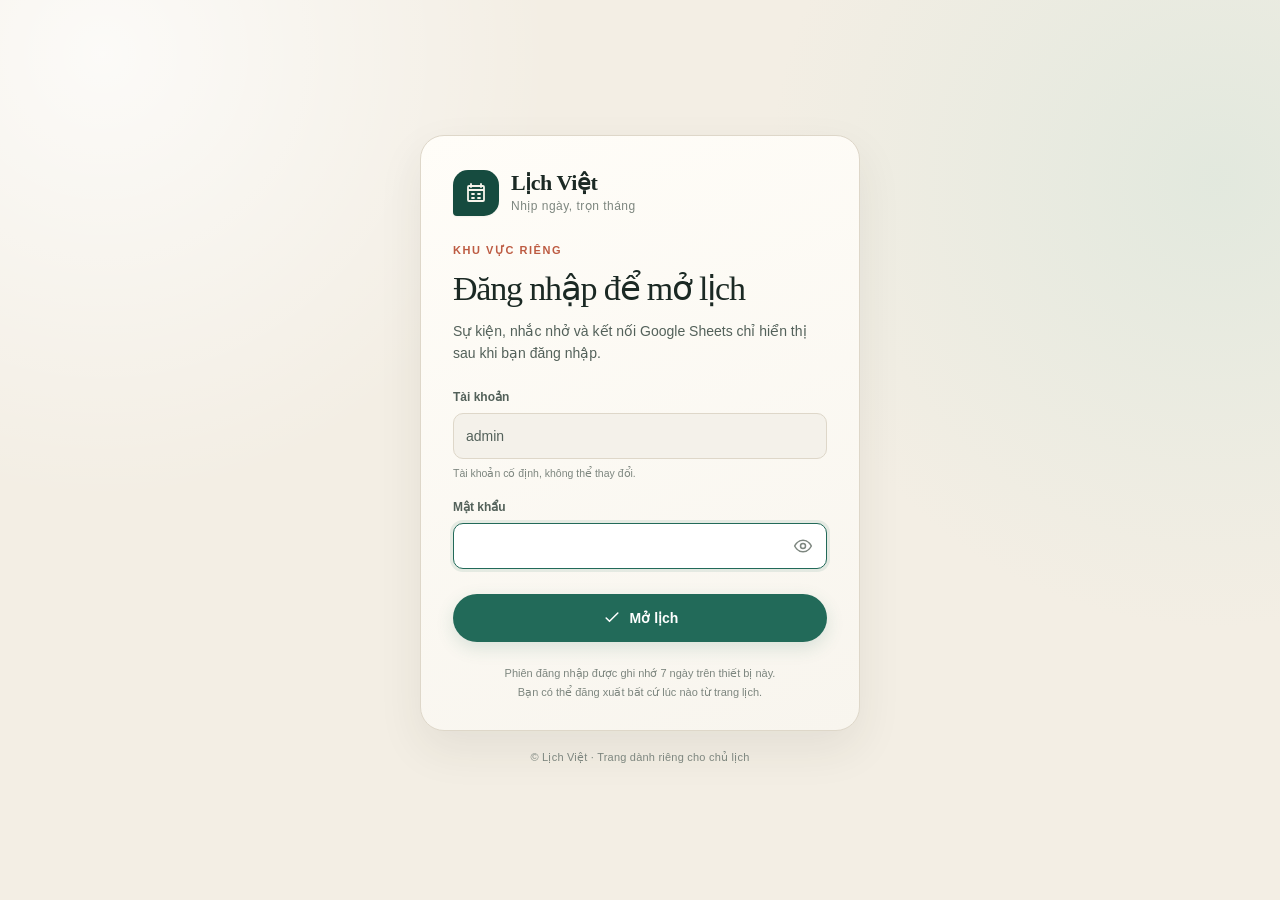
<file: index.html>
<!doctype html>
<html lang="vi">
  <head>
    <meta charset="UTF-8" />
    <meta name="viewport" content="width=device-width, initial-scale=1.0" />
    <meta
      name="description"
      content="Lịch Việt - quản lý ngày sự kiện, nhắc nhở và xem lịch âm dương."
    />
    <meta name="theme-color" content="#f3eee4" />
    <title>Lịch Việt — Nhịp ngày, trọn tháng</title>
    <link rel="icon" type="image/svg+xml" href="favicon.svg?v=20261107p" />
    <link rel="mask-icon" href="favicon.svg?v=20261107p" color="#164b3f" />
    <link rel="apple-touch-icon" href="favicon.svg?v=20261107p" />

    <!-- Chặn xem lịch khi chưa đăng nhập: ẩn trang ngay từ đầu để không nháy nội dung. -->
    <style>
      html.auth-checking body {
        visibility: hidden;
      }
    </style>
    <script src="auth.js?v=20261107p"></script>
    <script>
      (function () {
        document.documentElement.classList.add("auth-checking");
        try {
          if (window.LVAuth && LVAuth.requireAuth()) {
            document.documentElement.classList.remove("auth-checking");
          }
        } catch (error) {
          // Nếu lớp đăng nhập lỗi, vẫn hiện trang thay vì treo màn hình trắng.
          document.documentElement.classList.remove("auth-checking");
        }
      })();
    </script>

    <link rel="stylesheet" href="styles.css?v=20261107p" />
    <script src="recurrence.js?v=20261107p" defer></script>
    <script src="app.js?v=20261107p" defer></script>
    <script src="nav.js?v=20261107p" defer></script>
    <script src="sheets-config.js?v=20261107p" defer></script>
    <script src="sheets-sync.js?v=20261107p" defer></script>
  </head>
  <body>
    <a class="skip-link" href="#main-content" data-i18n="skipLink">Bỏ qua điều hướng</a>

    <svg class="svg-sprite" aria-hidden="true">
      <symbol id="icon-calendar" viewBox="0 0 24 24">
        <path d="M7 3v3M17 3v3M4 9h16M5 5h14a1 1 0 0 1 1 1v13a1 1 0 0 1-1 1H5a1 1 0 0 1-1-1V6a1 1 0 0 1 1-1Z" />
        <path d="M8 13h2M14 13h2M8 17h2M14 17h2" />
      </symbol>
      <symbol id="icon-plus" viewBox="0 0 24 24">
        <path d="M12 5v14M5 12h14" />
      </symbol>
      <symbol id="icon-chevron-left" viewBox="0 0 24 24">
        <path d="m15 18-6-6 6-6" />
      </symbol>
      <symbol id="icon-chevron-right" viewBox="0 0 24 24">
        <path d="m9 18 6-6-6-6" />
      </symbol>
      <symbol id="icon-bell" viewBox="0 0 24 24">
        <path d="M18 8a6 6 0 0 0-12 0c0 7-3 7-3 9h18c0-2-3-2-3-9ZM10 21h4" />
      </symbol>
      <symbol id="icon-close" viewBox="0 0 24 24">
        <path d="m6 6 12 12M18 6 6 18" />
      </symbol>
      <symbol id="icon-clock" viewBox="0 0 24 24">
        <circle cx="12" cy="12" r="9" />
        <path d="M12 7v5l3 2" />
      </symbol>
      <symbol id="icon-edit" viewBox="0 0 24 24">
        <path d="m4 20 4.5-1 10-10a2.12 2.12 0 0 0-3-3l-10 10L4 20ZM14 7l3 3" />
      </symbol>
      <symbol id="icon-trash" viewBox="0 0 24 24">
        <path d="M4 7h16M9 7V4h6v3M7 7l1 13h8l1-13M10 11v5M14 11v5" />
      </symbol>
      <symbol id="icon-search" viewBox="0 0 24 24">
        <circle cx="10.5" cy="10.5" r="6.5" />
        <path d="m15.5 15.5 5 5" />
      </symbol>
      <symbol id="icon-spark" viewBox="0 0 24 24">
        <path d="M12 3c.7 4.8 3.2 7.3 8 8-4.8.7-7.3 3.2-8 8-.7-4.8-3.2-7.3-8-8 4.8-.7 7.3-3.2 8-8Z" />
      </symbol>
      <symbol id="icon-moon" viewBox="0 0 24 24">
        <path d="M20 15.5A8.5 8.5 0 0 1 8.5 4 8.5 8.5 0 1 0 20 15.5Z" />
      </symbol>
      <symbol id="icon-check" viewBox="0 0 24 24">
        <path d="m5 12 4 4L19 6" />
      </symbol>
      <symbol id="icon-more" viewBox="0 0 24 24">
        <circle cx="5" cy="12" r="1" />
        <circle cx="12" cy="12" r="1" />
        <circle cx="19" cy="12" r="1" />
      </symbol>
      <symbol id="icon-language" viewBox="0 0 24 24">
        <circle cx="12" cy="12" r="9" />
        <path d="M3.5 9h17M3.5 15h17M12 3c2.3 2.5 3.4 5.5 3.4 9S14.3 18.5 12 21M12 3c-2.3 2.5-3.4 5.5-3.4 9s1.1 6.5 3.4 9" />
      </symbol>
      <symbol id="icon-logout" viewBox="0 0 24 24">
        <path d="M15 4h3a1 1 0 0 1 1 1v14a1 1 0 0 1-1 1h-3" />
        <path d="m10 8 4 4-4 4" />
        <path d="M14 12H3" />
      </symbol>
      <symbol id="icon-list" viewBox="0 0 24 24">
        <path d="M8 6h13M8 12h13M8 18h13" />
        <path d="M3.5 6h.01M3.5 12h.01M3.5 18h.01" />
      </symbol>
      <symbol id="icon-checklist" viewBox="0 0 24 24">
        <path d="M10 6h10M10 12h10M10 18h10" />
        <path d="m3 6 1.4 1.4L7 4.8" />
        <path d="m3 12 1.4 1.4L7 10.8" />
        <path d="m3 18 1.4 1.4L7 16.8" />
      </symbol>
      <symbol id="icon-note" viewBox="0 0 24 24">
        <path d="M6 3h9l4 4v14H6z" />
        <path d="M15 3v4h4" />
        <path d="M9 12h7M9 16h5" />
      </symbol>
      <symbol id="icon-chart" viewBox="0 0 24 24">
        <path d="M4 20V10M10 20V5M16 20v-8M22 20H2" />
      </symbol>
      <symbol id="icon-settings" viewBox="0 0 24 24">
        <circle cx="12" cy="12" r="3" />
        <path d="M12 3v3M12 18v3M3 12h3M18 12h3M5.6 5.6l2.1 2.1M16.3 16.3l2.1 2.1M18.4 5.6l-2.1 2.1M7.7 16.3l-2.1 2.1" />
      </symbol>
      <symbol id="icon-menu" viewBox="0 0 24 24">
        <path d="M4 7h16M4 12h16M4 17h16" />
      </symbol>
      <symbol id="icon-eye" viewBox="0 0 24 24">
        <path d="M2 12s3.5-7 10-7 10 7 10 7-3.5 7-10 7S2 12 2 12Z" />
        <circle cx="12" cy="12" r="3" />
      </symbol>
    </svg>

    <div class="page-shell">
      <header class="topbar">
        <a class="brand" href="#" aria-label="Lịch Việt - về trang chủ" data-i18n-aria="brandHomeLabel">
          <span class="brand-mark" aria-hidden="true">
            <svg class="icon icon-lg"><use href="#icon-calendar"></use></svg>
          </span>
          <span class="brand-copy">
            <strong data-i18n="brandName">Lịch Việt</strong>
            <small data-i18n="brandTagline">Nhịp ngày, trọn tháng</small>
          </span>
        </a>

        <div class="topbar-actions">
          <button
            class="button button-quiet language-button"
            id="language-button"
            type="button"
            aria-label="Chuyển sang tiếng Trung"
            data-i18n-aria="languageAria"
          >
            <svg class="icon" aria-hidden="true"><use href="#icon-language"></use></svg>
            <span id="language-label">中文</span>
          </button>
          <button
            class="button button-quiet notification-button"
            id="notification-button"
            type="button"
          >
            <svg class="icon" aria-hidden="true"><use href="#icon-bell"></use></svg>
            <span id="notification-label" data-i18n="notificationsEnable">Bật nhắc nhở</span>
          </button>
          <button
            class="button button-quiet sheets-button"
            id="sheets-open"
            type="button"
            data-state="off"
            aria-label="Google Sheets: chưa kết nối. Mở cài đặt kết nối."
            data-i18n-aria="sheetsButtonAria"
          >
            <svg class="icon icon-sm sheets-icon" aria-hidden="true"><use href="#icon-eye"></use></svg>
            <span class="sheets-button-label" id="sheets-button-label" data-i18n="sheetsButton">Sheets</span>
          </button>
          <button
            class="button button-primary"
            id="open-create-modal"
            type="button"
            aria-label="Thêm sự kiện"
            data-i18n-aria="addEvent"
          >
            <svg class="icon" aria-hidden="true"><use href="#icon-plus"></use></svg>
            <span data-i18n="addEvent">Thêm sự kiện</span>
          </button>
        </div>
      </header>

      <nav class="app-nav" aria-label="Khu vực làm việc" data-i18n-aria="navAria" id="app-nav">
        <button
          class="nav-toggle"
          id="nav-toggle"
          type="button"
          aria-expanded="false"
          aria-controls="app-nav-list"
        >
          <span class="nav-toggle-label" id="nav-current">Lịch</span>
          <span class="nav-toggle-icon" aria-hidden="true">
            <svg class="icon icon-sm"><use href="#icon-menu"></use></svg>
          </span>
          <span class="sr-only" data-i18n="navMenu">Mở menu khu vực</span>
        </button>
        <ul class="app-nav-list" id="app-nav-list">
          <li>
            <a
              class="nav-item is-active"
              href="#/lich"
              data-nav-item="lich"
              data-ready="true"
              aria-current="page"
            >
              <svg class="icon icon-sm" aria-hidden="true"><use href="#icon-calendar"></use></svg>
              <span data-i18n="navCalendar">Lịch</span>
            </a>
          </li>
          <li>
            <a class="nav-item" href="#/cong-viec" data-nav-item="cong-viec" data-ready="false">
              <svg class="icon icon-sm" aria-hidden="true"><use href="#icon-checklist"></use></svg>
              <span data-i18n="navTasks">Công việc</span>
              <span class="nav-badge" data-i18n="navSoon">Sắp có</span>
            </a>
          </li>
          <li>
            <a class="nav-item" href="#/ghi-chu" data-nav-item="ghi-chu" data-ready="false">
              <svg class="icon icon-sm" aria-hidden="true"><use href="#icon-note"></use></svg>
              <span data-i18n="navNotes">Ghi chú</span>
              <span class="nav-badge" data-i18n="navSoon">Sắp có</span>
            </a>
          </li>
          <li>
            <a class="nav-item" href="#/bao-cao" data-nav-item="bao-cao" data-ready="false">
              <svg class="icon icon-sm" aria-hidden="true"><use href="#icon-chart"></use></svg>
              <span data-i18n="navReports">Báo cáo</span>
              <span class="nav-badge" data-i18n="navSoon">Sắp có</span>
            </a>
          </li>
          <li>
            <a class="nav-item" href="#/cai-dat" data-nav-item="cai-dat" data-ready="false">
              <svg class="icon icon-sm" aria-hidden="true"><use href="#icon-settings"></use></svg>
              <span data-i18n="navSettings">Cài đặt</span>
              <span class="nav-badge" data-i18n="navSoon">Sắp có</span>
            </a>
          </li>
        </ul>
      </nav>

      <main id="main-content">
        <section class="intro" aria-labelledby="page-title">
          <div>
            <p class="eyebrow" data-i18n="eyebrow">LỊCH DƯƠNG · LỊCH ÂM</p>
            <h1 id="page-title" data-i18n="heroTitle">Mỗi ngày đều có một nhịp riêng.</h1>
            <p class="intro-copy" data-i18n="heroDescription">
              Sắp xếp cuộc hẹn, ngày kỷ niệm và những việc cần nhớ trên một cuốn lịch
              Việt gần gũi.
            </p>
          </div>

          <div class="month-summary" aria-label="Tổng quan tháng" data-i18n-aria="monthSummaryAria">
            <div class="summary-item">
              <span data-i18n="monthEventCount">Sự kiện tháng này</span>
              <strong id="month-event-count">0</strong>
            </div>
            <div class="summary-divider" aria-hidden="true"></div>
            <div class="summary-item">
              <span data-i18n="nextEventLabel">Lần tới</span>
              <strong id="next-event-summary" data-i18n="noneYet">Chưa có</strong>
            </div>
          </div>
        </section>

        <div class="workspace">
          <section class="calendar-card" aria-labelledby="calendar-title">
            <div class="calendar-toolbar">
              <div>
                <p class="calendar-kicker" id="calendar-lunar-year">ÂM LỊCH VIỆT NAM</p>
                <h2 id="calendar-title">Tháng 10, 2026</h2>
              </div>

              <div class="calendar-controls">
                <button
                  class="icon-button"
                  id="previous-month"
                  type="button"
                  aria-label="Tháng trước"
                  data-i18n-aria="previousMonth"
                >
                  <svg class="icon" aria-hidden="true"><use href="#icon-chevron-left"></use></svg>
                </button>
                <button class="button button-small" id="go-today" type="button" data-i18n="today">Hôm nay</button>
                <button
                  class="icon-button"
                  id="next-month"
                  type="button"
                  aria-label="Tháng sau"
                  data-i18n-aria="nextMonth"
                >
                  <svg class="icon" aria-hidden="true"><use href="#icon-chevron-right"></use></svg>
                </button>
              </div>
            </div>

            <div class="calendar-actions">
              <button class="button button-quiet button-small" id="view-all-events" type="button">
                <svg class="icon icon-sm" aria-hidden="true"><use href="#icon-list"></use></svg>
                <span data-i18n="viewAllEvents">Xem tất cả sự kiện</span>
              </button>
              <button class="text-button danger-link" id="clear-all-events" type="button" hidden>
                <svg class="icon icon-sm" aria-hidden="true"><use href="#icon-trash"></use></svg>
                <span data-i18n="clearAllEvents">Xoá toàn bộ sự kiện</span>
              </button>
            </div>

            <div class="weekdays" aria-hidden="true">
              <span data-weekday-index="0">Thứ 2</span>
              <span data-weekday-index="1">Thứ 3</span>
              <span data-weekday-index="2">Thứ 4</span>
              <span data-weekday-index="3">Thứ 5</span>
              <span data-weekday-index="4">Thứ 6</span>
              <span data-weekday-index="5">Thứ 7</span>
              <span data-weekday-index="6">Chủ nhật</span>
            </div>

            <div class="calendar-grid" id="calendar-grid" aria-label="Lịch tháng" data-i18n-aria="calendarAria"></div>

            <div class="calendar-legend" aria-label="Chú thích" data-i18n-aria="legendAria">
              <span><i class="legend-dot legend-dot-today"></i><span data-i18n="legendToday">Hôm nay</span></span>
              <span><i class="legend-dot legend-dot-event"></i><span data-i18n="legendEvents">Có sự kiện</span></span>
              <span><i class="legend-swatch-past"></i><span data-i18n="legendPast">Ngày đã qua</span></span>
              <span><i class="legend-star" aria-hidden="true">✦</i><span data-i18n="legendHolidays">Lễ &amp; Tết</span></span>
            </div>
          </section>

          <aside class="side-column">
            <section class="today-card" aria-labelledby="selected-date-title">
              <div class="today-card-header">
                <span class="status-pill" id="selected-date-status">Hôm nay</span>
                <svg class="icon decorative-icon" aria-hidden="true"><use href="#icon-spark"></use></svg>
              </div>

              <div class="selected-date-hero">
                <span class="selected-day-number" id="selected-day-number">29</span>
                <div>
                  <h2 id="selected-date-title">Thứ Năm, 29 tháng 10</h2>
                  <p id="selected-lunar-date">18 tháng 9 · Bính Ngọ</p>
                </div>
              </div>

              <div class="selected-special" id="selected-special" hidden></div>

              <div class="selected-agenda">
                <div class="section-heading">
                  <h3 data-i18n="dayAgenda">Lịch ngày này</h3>
                  <button class="text-button" id="add-on-selected-date" type="button">
                    <svg class="icon icon-sm" aria-hidden="true"><use href="#icon-plus"></use></svg>
                    <span id="add-selected-label">Thêm</span>
                  </button>
                </div>
                <div id="selected-events" class="agenda-list"></div>
              </div>
            </section>

            <section class="upcoming-card" aria-labelledby="upcoming-title">
              <div class="section-heading upcoming-heading">
                <div>
                  <p class="section-kicker" data-i18n="upcomingKicker">ĐỪNG BỎ LỠ</p>
                  <h2 id="upcoming-title" data-i18n="upcomingTitle">Sắp tới</h2>
                </div>
                <span class="count-badge" id="upcoming-count">0</span>
              </div>

              <label class="search-field" for="event-search">
                <svg class="icon" aria-hidden="true"><use href="#icon-search"></use></svg>
                <span class="sr-only" data-i18n="searchLabel">Tìm sự kiện</span>
                <input
                  id="event-search"
                  type="search"
                  placeholder="Tìm sự kiện..."
                  data-i18n-placeholder="searchPlaceholder"
                  autocomplete="off"
                />
              </label>

              <div class="upcoming-list" id="upcoming-list"></div>
            </section>
          </aside>
        </div>
      </main>

      <footer class="page-footer">
        <p data-i18n="storageNotice">Dữ liệu được lưu riêng trên trình duyệt của bạn.</p>
        <p class="sheets-footer-status" id="sheets-footer-status" aria-live="polite" hidden></p>
        <button
          class="text-button auth-logout"
          id="logout-button"
          type="button"
          title="Đăng xuất khỏi lịch"
          onclick="if (window.LVAuth) LVAuth.signOut();"
        >
          <svg class="icon icon-sm" aria-hidden="true"><use href="#icon-logout"></use></svg>
          <span class="auth-logout-label">Đăng xuất</span>
        </button>
      </footer>
    </div>

    <dialog class="modal" id="event-modal" aria-labelledby="event-modal-title">
      <form class="modal-panel" id="event-form" novalidate>
        <div class="modal-header">
          <div>
            <p class="section-kicker" id="modal-kicker">THÊM VÀO LỊCH</p>
            <h2 id="event-modal-title">Sự kiện mới</h2>
          </div>
          <button class="icon-button modal-close" type="button" aria-label="Đóng" data-i18n-aria="close">
            <svg class="icon" aria-hidden="true"><use href="#icon-close"></use></svg>
          </button>
        </div>

        <div class="modal-body">
          <div class="form-error-summary" id="form-error-summary" role="alert" hidden></div>
          <input id="event-id" name="id" type="hidden" />

          <div class="field">
            <label for="event-title"><span data-i18n="eventTitleLabel">Tên sự kiện</span> <span aria-hidden="true">*</span></label>
            <div class="title-input-group">
              <span class="title-emoji-preview" id="event-emoji-preview" aria-hidden="true">📌</span>
              <input
                id="event-title"
                name="title"
                type="text"
                maxlength="80"
                placeholder="Ví dụ: Sinh nhật mẹ"
                data-i18n-placeholder="eventTitlePlaceholder"
                autocomplete="off"
                required
                aria-describedby="event-title-error"
              />
            </div>
            <input id="event-emoji" name="emoji" type="hidden" value="📌" />
            <div
              class="emoji-picker"
              id="emoji-picker"
              role="group"
              aria-label="Chọn biểu tượng cho sự kiện"
              data-i18n-aria="emojiPickerAria"
            >
              <button class="emoji-option is-selected" type="button" data-emoji="📌" data-emoji-key="pin" aria-label="Chọn biểu tượng ghim" aria-pressed="true">📌</button>
              <button class="emoji-option" type="button" data-emoji="🎉" data-emoji-key="party" aria-label="Chọn biểu tượng tiệc" aria-pressed="false">🎉</button>
              <button class="emoji-option" type="button" data-emoji="💼" data-emoji-key="work" aria-label="Chọn biểu tượng công việc" aria-pressed="false">💼</button>
              <button class="emoji-option" type="button" data-emoji="👨‍👩‍👧" data-emoji-key="family" aria-label="Chọn biểu tượng gia đình" aria-pressed="false">👨‍👩‍👧</button>
              <button class="emoji-option" type="button" data-emoji="🎂" data-emoji-key="birthday" aria-label="Chọn biểu tượng sinh nhật" aria-pressed="false">🎂</button>
              <button class="emoji-option" type="button" data-emoji="❤️" data-emoji-key="love" aria-label="Chọn biểu tượng yêu thương" aria-pressed="false">❤️</button>
              <button class="emoji-option" type="button" data-emoji="🏥" data-emoji-key="health" aria-label="Chọn biểu tượng sức khỏe" aria-pressed="false">🏥</button>
              <button class="emoji-option" type="button" data-emoji="📚" data-emoji-key="study" aria-label="Chọn biểu tượng học tập" aria-pressed="false">📚</button>
              <button class="emoji-option" type="button" data-emoji="🍽️" data-emoji-key="meal" aria-label="Chọn biểu tượng ăn uống" aria-pressed="false">🍽️</button>
              <button class="emoji-option" type="button" data-emoji="✈️" data-emoji-key="travel" aria-label="Chọn biểu tượng du lịch" aria-pressed="false">✈️</button>
              <button class="emoji-option" type="button" data-emoji="🚗" data-emoji-key="car" aria-label="Chọn biểu tượng xe hơi" aria-pressed="false">🚗</button>
              <button class="emoji-option" type="button" data-emoji="🏍️" data-emoji-key="motorbike" aria-label="Chọn biểu tượng xe máy" aria-pressed="false">🏍️</button>
              <button class="emoji-option" type="button" data-emoji="💻" data-emoji-key="laptop" aria-label="Chọn biểu tượng máy tính xách tay" aria-pressed="false">💻</button>
              <button class="emoji-option" type="button" data-emoji="📞" data-emoji-key="phone" aria-label="Chọn biểu tượng liên lạc" aria-pressed="false">📞</button>
              <button class="emoji-option" type="button" data-emoji="⭐" data-emoji-key="important" aria-label="Chọn biểu tượng quan trọng" aria-pressed="false">⭐</button>
            </div>
            <p class="field-error" id="event-title-error"></p>
          </div>

          <div class="form-row">
            <div class="field">
              <label for="event-date"><span data-i18n="eventDateLabel">Ngày</span> <span aria-hidden="true">*</span></label>
              <input
                id="event-date"
                name="date"
                type="date"
                required
                aria-describedby="event-date-help event-date-error"
              />
              <p class="field-helper" id="event-date-help" data-i18n="dateHelper">Chỉ có thể tạo từ hôm nay.</p>
              <p class="field-error" id="event-date-error"></p>
            </div>
            <div class="field">
              <label for="event-time" data-i18n="eventTimeLabel">Giờ</label>
              <input id="event-time" name="time" type="time" />
            </div>
          </div>

          <div class="form-row">
            <div class="field">
              <label for="event-end-date" data-i18n="endDateLabel">Đến ngày</label>
              <input
                id="event-end-date"
                name="endDate"
                type="date"
                aria-describedby="event-end-date-help event-end-date-error"
              />
              <p class="field-helper" id="event-end-date-help" data-i18n="endDateHelper">
                Để trống nếu sự kiện chỉ diễn ra trong một ngày.
              </p>
              <p class="field-error" id="event-end-date-error"></p>
            </div>
            <div class="field">
              <label for="event-repeat" data-i18n="repeatLabel">Lặp lại</label>
              <select id="event-repeat" name="repeat">
                <option value="none" data-i18n="repeatNone">Không lặp</option>
                <option value="solar" data-i18n="repeatSolar">Hằng năm · theo dương lịch</option>
                <option value="lunar" data-i18n="repeatLunar">Hằng năm · theo âm lịch</option>
              </select>
            </div>
          </div>
          <p class="field-helper" data-i18n="repeatHelper">
            Sinh nhật theo dương lịch chọn dương lịch; giỗ theo âm lịch chọn âm lịch.
          </p>
          <p class="repeat-preview" id="event-repeat-preview" aria-live="polite" hidden></p>

          <div class="lunar-preview" aria-live="polite">
            <svg class="icon" aria-hidden="true"><use href="#icon-moon"></use></svg>
            <div>
              <span data-i18n="lunarDateLabel">Ngày âm lịch</span>
              <strong id="modal-lunar-preview" data-i18n="lunarPlaceholder">Chọn ngày để xem âm lịch</strong>
            </div>
          </div>

          <fieldset class="field category-field">
            <legend data-i18n="categoryLabel">Nhóm sự kiện</legend>
            <div class="category-options" id="category-options">
              <label class="category-option">
                <input type="radio" name="category" value="work" checked />
                <span><i class="category-dot category-work"></i><span data-i18n="categoryWork">Công việc</span></span>
              </label>
              <label class="category-option">
                <input type="radio" name="category" value="family" />
                <span><i class="category-dot category-family"></i><span data-i18n="categoryFamily">Gia đình</span></span>
              </label>
              <label class="category-option">
                <input type="radio" name="category" value="personal" />
                <span><i class="category-dot category-personal"></i><span data-i18n="categoryPersonal">Cá nhân</span></span>
              </label>
              <label class="category-option">
                <input type="radio" name="category" value="celebration" />
                <span><i class="category-dot category-celebration"></i><span data-i18n="categoryCelebration">Kỷ niệm</span></span>
              </label>
            </div>
          </fieldset>

          <div class="field">
            <label for="event-note" data-i18n="noteLabel">Ghi chú</label>
            <textarea
              id="event-note"
              name="note"
              rows="3"
              maxlength="240"
              placeholder="Thêm địa điểm, người tham dự hoặc điều cần chuẩn bị..."
              data-i18n-placeholder="notePlaceholder"
            ></textarea>
          </div>

          <div class="field">
            <label for="event-reminder" data-i18n="reminderLabel">Nhắc trước</label>
            <select id="event-reminder" name="reminder">
              <option value="0" data-i18n="reminderNow">Đúng giờ</option>
              <option value="15" data-i18n="reminder15">15 phút</option>
              <option value="60" selected data-i18n="reminder60">1 giờ</option>
              <option value="1440" data-i18n="reminderDay">1 ngày</option>
              <option value="none" data-i18n="reminderNone">Không nhắc</option>
            </select>
          </div>
        </div>

        <div class="modal-footer">
          <button class="button button-danger button-delete" id="delete-event-button" type="button" hidden>
            <svg class="icon" aria-hidden="true"><use href="#icon-trash"></use></svg>
            <span data-i18n="delete">Xoá</span>
          </button>
          <div class="modal-footer-actions">
            <button class="button button-quiet modal-cancel" type="button" data-i18n="cancel">Huỷ</button>
            <button class="button button-primary" id="save-event-button" type="submit">
              <svg class="icon" aria-hidden="true"><use href="#icon-check"></use></svg>
              <span data-i18n="saveEvent">Lưu sự kiện</span>
            </button>
          </div>
        </div>
      </form>
    </dialog>

    <dialog class="confirm-modal" id="confirm-modal" aria-labelledby="confirm-title">
      <div class="confirm-panel">
        <span class="confirm-icon" aria-hidden="true">
          <svg class="icon icon-lg"><use href="#icon-trash"></use></svg>
        </span>
        <h2 id="confirm-title" data-i18n="confirmDeleteTitle">Xoá sự kiện này?</h2>
        <p id="confirm-description" data-i18n="confirmDeleteDescription">Sự kiện sẽ biến mất khỏi lịch và không thể hoàn tác.</p>
        <div class="confirm-password" id="confirm-password-field" hidden>
          <label for="confirm-password" data-i18n="clearPasswordLabel">Nhập mật khẩu để xoá toàn bộ</label>
          <input
            id="confirm-password"
            type="password"
            autocomplete="current-password"
            aria-describedby="confirm-password-help confirm-password-error"
            placeholder="••••••••"
          />
          <p class="field-helper" id="confirm-password-help" data-i18n="clearPasswordHelp">
            Cần mật khẩu quản trị để xoá toàn bộ sự kiện.
          </p>
          <p class="field-error" id="confirm-password-error" role="alert"></p>
        </div>
        <div class="confirm-actions">
          <button class="button button-quiet" id="cancel-delete" type="button" data-i18n="keep">Giữ lại</button>
          <button class="button button-danger" id="confirm-delete" type="button" data-i18n="deleteEvent">Xoá sự kiện</button>
        </div>
      </div>
    </dialog>

    <dialog class="modal sheets-modal" id="sheets-modal" aria-labelledby="sheets-modal-title">
      <div class="modal-panel">
        <div class="modal-header">
          <div>
            <p class="section-kicker" data-i18n="sheetsKicker">DỮ LIỆU</p>
            <h2 id="sheets-modal-title" data-i18n="sheetsDialogTitle">Kết nối Google Sheets</h2>
          </div>
          <button
            class="icon-button"
            id="sheets-close-btn"
            type="button"
            aria-label="Đóng"
            data-i18n-aria="close"
          >
            <svg class="icon" aria-hidden="true"><use href="#icon-close"></use></svg>
          </button>
        </div>

        <div class="modal-body">
          <div class="sheets-status-card">
            <span class="sheets-dot" id="sheets-dialog-dot" data-state="off" aria-hidden="true"></span>
            <div class="sheets-status-copy">
              <strong id="sheets-status-text">Chưa kết nối</strong>
              <small id="sheets-status-meta">Dữ liệu đang lưu trên trình duyệt này.</small>
            </div>
          </div>

          <div class="field">
            <label for="sheets-endpoint" data-i18n="sheetsEndpointLabel">URL Web App (/exec)</label>
            <input
              id="sheets-endpoint"
              type="url"
              inputmode="url"
              spellcheck="false"
              autocomplete="off"
              placeholder="https://script.google.com/macros/s/…/exec"
            />
          </div>

          <div class="field">
            <label for="sheets-token" data-i18n="sheetsTokenLabel">API token</label>
            <input id="sheets-token" type="text" spellcheck="false" autocomplete="off" />
            <p class="field-helper" data-i18n="sheetsTokenHelp">
              Chuỗi API_TOKEN in ra trong Execution log khi bạn chạy hàm setup().
            </p>
          </div>

          <div class="sheets-actions">
            <button class="button button-primary" id="sheets-save" type="button" data-i18n="sheetsSaveConfig">
              Lưu &amp; kiểm tra
            </button>
            <button class="button button-quiet" id="sheets-sync" type="button" data-i18n="sheetsSyncNow">
              Đồng bộ ngay
            </button>
          </div>

          <div class="sheets-export">
            <p class="section-kicker" data-i18n="sheetsExportKicker">XUẤT DỮ LIỆU</p>
            <div class="sheets-actions">
              <button class="button button-quiet" id="sheets-export-csv" type="button" data-i18n="sheetsExportCsv">
                Xuất CSV
              </button>
              <button class="button button-quiet" id="sheets-export-json" type="button" data-i18n="sheetsExportJson">
                Xuất JSON
              </button>
              <a
                class="button button-quiet"
                id="sheets-open-sheet"
                href="#"
                target="_blank"
                rel="noopener"
                hidden
                data-i18n="sheetsOpenSheet"
                >Mở Google Sheet</a
              >
            </div>
          </div>

          <details class="sheets-help">
            <summary data-i18n="sheetsHelpTitle">Cài đặt trong 4 bước</summary>
            <ol>
              <li data-i18n="sheetsHelpStep1">Tạo Google Sheet mới → Tiện ích mở rộng → Apps Script.</li>
              <li data-i18n="sheetsHelpStep2">
                Dán nội dung file Code.gs, chạy hàm setup() rồi lấy API_TOKEN trong log.
              </li>
              <li data-i18n="sheetsHelpStep3">
                Deploy → New deployment → Web app: Execute as “Me”, Who has access “Anyone”; copy URL kết
                thúc bằng /exec.
              </li>
              <li data-i18n="sheetsHelpStep4">Dán URL và token vào đây, bấm “Lưu &amp; kiểm tra”.</li>
            </ol>
          </details>
        </div>

        <div class="modal-footer">
          <button
            class="button button-danger"
            id="sheets-disconnect"
            type="button"
            hidden
            data-i18n="sheetsDisconnect"
          >
            Ngắt kết nối
          </button>
          <div class="modal-footer-actions">
            <button class="button button-quiet" id="sheets-cancel-btn" type="button" data-i18n="cancel">
              Huỷ
            </button>
          </div>
        </div>
      </div>
    </dialog>

    <dialog class="modal all-events-modal" id="all-events-modal" aria-labelledby="all-events-title">
      <div class="modal-panel">
        <div class="modal-header">
          <div>
            <p class="section-kicker" data-i18n="allEventsKicker">DANH SÁCH</p>
            <h2 id="all-events-title" data-i18n="allEventsTitle">Tất cả sự kiện</h2>
          </div>
          <button class="icon-button" id="all-events-close" type="button" aria-label="Đóng" data-i18n-aria="close">
            <svg class="icon" aria-hidden="true"><use href="#icon-close"></use></svg>
          </button>
        </div>

        <div class="modal-body">
          <p class="all-events-summary" id="all-events-summary"></p>
          <div class="table-legend" aria-hidden="true">
            <span class="legend-item"><i class="legend-chip is-today"></i><span data-i18n="statusToday">Hôm nay</span></span>
            <span class="legend-item"><i class="legend-chip is-future"></i><span data-i18n="statusFuture">Sắp tới</span></span>
            <span class="legend-item"><i class="legend-chip is-past"></i><span data-i18n="statusPast">Đã qua</span></span>
          </div>

          <div class="table-scroll">
            <table class="events-table">
              <thead>
                <tr>
                  <th scope="col" data-i18n="colTitle">Tên sự kiện</th>
                  <th scope="col" class="col-date">
                    <button class="table-sort" id="sort-by-date" type="button" title="Sắp xếp theo ngày">
                      <span data-i18n="colDate">Ngày</span>
                      <span class="sort-arrow" id="sort-date-arrow" aria-hidden="true">↑</span>
                    </button>
                  </th>
                  <th scope="col" data-i18n="colTime">Giờ</th>
                  <th scope="col" data-i18n="colCategory">Nhóm</th>
                  <th scope="col" data-i18n="colRepeat">Lặp</th>
                  <th scope="col" class="col-status">
                    <button class="table-sort" id="sort-by-status" type="button" title="Sắp xếp theo trạng thái">
                      <span data-i18n="colStatus">Trạng thái</span>
                      <span class="sort-arrow" id="sort-status-arrow" aria-hidden="true"></span>
                    </button>
                  </th>
                </tr>
              </thead>
              <tbody id="all-events-rows"></tbody>
            </table>
          </div>

          <p class="all-events-empty" id="all-events-empty" data-i18n="allEventsEmpty" hidden>
            Chưa có sự kiện nào.
          </p>
        </div>

        <div class="modal-footer">
          <div class="modal-footer-actions">
            <button class="button button-quiet" id="all-events-done" type="button" data-i18n="doneBtn">
              Xong
            </button>
          </div>
        </div>
      </div>
    </dialog>

    <div class="toast-region" id="toast-region" aria-live="polite" aria-atomic="true"></div>
  </body>
</html>
</file>
<file: styles.css>
:root {
  color-scheme: light;
  --paper: #f3eee4;
  --paper-deep: #e8dfd0;
  --surface: #fffdf8;
  --surface-strong: #ffffff;
  --ink: #1b2924;
  --ink-soft: #53615a;
  --ink-faint: #7d867f;
  --primary: #226a59;
  --primary-dark: #164b3f;
  --primary-soft: #e2eee9;
  --accent: #bd5b42;
  --accent-soft: #f4e2dc;
  --gold: #b9862f;
  --gold-soft: #f5ead2;
  --blue: #486f8f;
  --blue-soft: #e5edf3;
  --danger: #a73d35;
  --danger-soft: #f7e6e3;
  --border: #ded7c9;
  --border-strong: #cfc5b4;
  --shadow-sm: 0 1px 2px rgb(32 46 40 / 5%);
  --shadow-md: 0 18px 45px rgb(51 45 37 / 8%);
  --radius-sm: 10px;
  --radius-md: 16px;
  --radius-lg: 24px;
  --radius-pill: 999px;
  --font-heading: Cambria, Georgia, "Times New Roman", serif;
  --font-body: "Segoe UI", "Helvetica Neue", Arial, sans-serif;
  --transition: 180ms cubic-bezier(0.2, 0.75, 0.25, 1);
}

* {
  box-sizing: border-box;
}

[hidden] {
  display: none !important;
}

html {
  min-width: 320px;
  scroll-behavior: smooth;
}

body {
  margin: 0;
  min-height: 100dvh;
  color: var(--ink);
  background:
    radial-gradient(circle at 8% 6%, rgb(255 255 255 / 74%) 0, transparent 28rem),
    radial-gradient(circle at 95% 20%, rgb(194 222 210 / 34%) 0, transparent 28rem),
    var(--paper);
  font-family: var(--font-body);
  font-size: 16px;
  line-height: 1.5;
  -webkit-font-smoothing: antialiased;
}

html[lang="zh-CN"] body {
  font-family: "Microsoft YaHei UI", "Microsoft YaHei", "PingFang SC", "Noto Sans SC", sans-serif;
}

html[lang="zh-CN"] .intro h1,
html[lang="zh-CN"] .calendar-toolbar h2,
html[lang="zh-CN"] .upcoming-heading h2,
html[lang="zh-CN"] .modal-header h2,
html[lang="zh-CN"] .confirm-panel h2 {
  font-family: "Microsoft YaHei UI", "Microsoft YaHei", "PingFang SC", sans-serif;
  font-weight: 650;
  letter-spacing: -0.035em;
}

html[lang="zh-CN"] .eyebrow,
html[lang="zh-CN"] .section-kicker,
html[lang="zh-CN"] .calendar-kicker {
  letter-spacing: 0.08em;
}

button,
input,
select,
textarea {
  font: inherit;
}

button,
a,
input,
select,
textarea {
  -webkit-tap-highlight-color: transparent;
}

button {
  color: inherit;
}

button:not(:disabled),
a {
  cursor: pointer;
}

button:focus-visible,
a:focus-visible,
input:focus-visible,
select:focus-visible,
textarea:focus-visible,
[tabindex]:focus-visible {
  outline: 3px solid rgb(34 106 89 / 24%);
  outline-offset: 2px;
}

svg {
  display: block;
}

.svg-sprite {
  position: absolute;
  width: 0;
  height: 0;
  overflow: hidden;
}

.icon {
  width: 20px;
  height: 20px;
  fill: none;
  stroke: currentColor;
  stroke-width: 1.8;
  stroke-linecap: round;
  stroke-linejoin: round;
  flex: 0 0 auto;
}

.icon-sm {
  width: 16px;
  height: 16px;
}

.icon-lg {
  width: 24px;
  height: 24px;
}

.sr-only {
  position: absolute;
  width: 1px;
  height: 1px;
  padding: 0;
  margin: -1px;
  overflow: hidden;
  clip: rect(0, 0, 0, 0);
  white-space: nowrap;
  border: 0;
}

.skip-link {
  position: fixed;
  top: 12px;
  left: 12px;
  z-index: 1000;
  padding: 10px 16px;
  color: #fff;
  background: var(--primary-dark);
  border-radius: var(--radius-sm);
  transform: translateY(-150%);
  transition: transform var(--transition);
}

.skip-link:focus {
  transform: translateY(0);
}

.page-shell {
  width: min(1440px, calc(100% - 64px));
  margin: 0 auto;
  padding: 28px 0 24px;
}

.topbar {
  display: flex;
  align-items: center;
  justify-content: space-between;
  gap: 24px;
  min-height: 56px;
}

.brand {
  display: inline-flex;
  align-items: center;
  gap: 12px;
  color: inherit;
  text-decoration: none;
  border-radius: var(--radius-sm);
}

.brand-mark {
  display: grid;
  place-items: center;
  width: 46px;
  height: 46px;
  color: #f8f5ec;
  background: var(--primary-dark);
  border-radius: 15px 15px 15px 4px;
  box-shadow: var(--shadow-sm);
}

.brand-copy {
  display: grid;
}

.brand-copy strong {
  font-family: var(--font-heading);
  font-size: 22px;
  line-height: 1.1;
  letter-spacing: -0.02em;
}

.brand-copy small {
  margin-top: 2px;
  color: var(--ink-faint);
  font-size: 12px;
  letter-spacing: 0.04em;
}

.topbar-actions {
  display: flex;
  align-items: center;
  gap: 10px;
}

.button,
.icon-button,
.text-button {
  border: 0;
  touch-action: manipulation;
}

.button {
  display: inline-flex;
  min-height: 44px;
  align-items: center;
  justify-content: center;
  gap: 8px;
  padding: 0 18px;
  border: 1px solid transparent;
  border-radius: var(--radius-pill);
  font-size: 14px;
  font-weight: 650;
  line-height: 1;
  text-decoration: none;
  transition:
    background-color var(--transition),
    border-color var(--transition),
    color var(--transition),
    transform var(--transition);
}

.button:active,
.icon-button:active {
  transform: scale(0.97);
}

.button-primary {
  color: #fff;
  background: var(--primary);
  box-shadow: 0 6px 18px rgb(34 106 89 / 15%);
}

.button-primary:hover {
  background: var(--primary-dark);
}

.button-quiet {
  color: var(--ink-soft);
  background: rgb(255 253 248 / 70%);
  border-color: var(--border);
}

.button-quiet:hover {
  color: var(--ink);
  background: var(--surface);
  border-color: var(--border-strong);
}

.button-small {
  min-height: 38px;
  padding: 0 14px;
  color: var(--primary-dark);
  background: var(--primary-soft);
  font-size: 13px;
}

.button-small:hover {
  background: #d3e6de;
}

.button-danger {
  color: #fff;
  background: var(--danger);
}

.button-danger:hover {
  background: #8e322c;
}

.icon-button {
  display: grid;
  width: 44px;
  height: 44px;
  padding: 0;
  place-items: center;
  color: var(--ink-soft);
  background: transparent;
  border: 1px solid var(--border);
  border-radius: 50%;
  transition:
    background-color var(--transition),
    color var(--transition),
    transform var(--transition);
}

.icon-button:hover {
  color: var(--ink);
  background: var(--surface-strong);
}

.text-button {
  display: inline-flex;
  min-height: 32px;
  align-items: center;
  gap: 4px;
  padding: 0 4px;
  color: var(--primary);
  background: transparent;
  font-size: 13px;
  font-weight: 700;
}

.text-button:hover {
  color: var(--primary-dark);
}

.text-button:disabled {
  color: var(--ink-faint);
  cursor: not-allowed;
  opacity: 0.58;
}

.notification-button.is-active {
  color: var(--primary-dark);
  background: var(--primary-soft);
  border-color: #c8ddd5;
}

.notification-button.is-unavailable {
  opacity: 0.6;
}

.language-button {
  padding: 0 14px;
}

.language-button span {
  min-width: 24px;
  font-size: 13px;
  font-weight: 750;
  text-align: center;
}

.intro {
  display: flex;
  align-items: flex-end;
  justify-content: space-between;
  gap: 42px;
  padding: 56px 8px 34px;
}

.eyebrow,
.section-kicker,
.calendar-kicker {
  margin: 0 0 8px;
  color: var(--accent);
  font-size: 11px;
  font-weight: 750;
  letter-spacing: 0.14em;
}

.intro h1 {
  max-width: 720px;
  margin: 0;
  font-family: var(--font-heading);
  font-size: clamp(34px, 4.1vw, 58px);
  font-weight: 500;
  line-height: 1.06;
  letter-spacing: -0.04em;
  text-wrap: balance;
}

.intro-copy {
  max-width: 610px;
  margin: 16px 0 0;
  color: var(--ink-soft);
  font-size: 16px;
  line-height: 1.65;
}

.month-summary {
  display: flex;
  min-width: 310px;
  align-items: stretch;
  gap: 22px;
  padding: 18px 22px;
  background: rgb(255 253 248 / 54%);
  border: 1px solid rgb(222 215 201 / 72%);
  border-radius: var(--radius-md);
}

.summary-item {
  display: grid;
  gap: 6px;
}

.summary-item span {
  color: var(--ink-faint);
  font-size: 11px;
  font-weight: 700;
  letter-spacing: 0.05em;
  text-transform: uppercase;
}

.summary-item strong {
  font-family: var(--font-heading);
  font-size: 22px;
  font-weight: 500;
  white-space: nowrap;
}

.summary-divider {
  width: 1px;
  background: var(--border);
}

.workspace {
  display: grid;
  grid-template-columns: minmax(0, 1.85fr) minmax(320px, 0.8fr);
  align-items: start;
  gap: 24px;
}

.calendar-card,
.today-card,
.upcoming-card {
  background: var(--surface);
  border: 1px solid var(--border);
  box-shadow: var(--shadow-md);
}

.calendar-card {
  overflow: hidden;
  border-radius: var(--radius-lg);
}

.calendar-toolbar {
  display: flex;
  min-height: 108px;
  align-items: center;
  justify-content: space-between;
  gap: 20px;
  padding: 24px 28px;
  border-bottom: 1px solid var(--border);
}

.calendar-kicker {
  margin-bottom: 5px;
  color: var(--ink-faint);
  letter-spacing: 0.1em;
}

.calendar-toolbar h2 {
  margin: 0;
  font-family: var(--font-heading);
  font-size: clamp(26px, 3vw, 38px);
  font-weight: 500;
  letter-spacing: -0.035em;
}

.calendar-controls {
  display: flex;
  align-items: center;
  gap: 8px;
}

.weekdays {
  display: grid;
  grid-template-columns: repeat(7, minmax(0, 1fr));
  padding: 14px 18px 11px;
  color: var(--ink-faint);
  border-bottom: 1px solid var(--border);
  font-size: 11px;
  font-weight: 750;
  letter-spacing: 0.04em;
  text-align: center;
  text-transform: uppercase;
}

.weekdays span:nth-last-child(-n + 2) {
  color: var(--accent);
}

.calendar-grid {
  display: grid;
  grid-template-columns: repeat(7, minmax(0, 1fr));
  padding: 6px;
}

.day-cell {
  position: relative;
  min-width: 0;
  min-height: 116px;
  padding: 7px;
  border-right: 1px solid rgb(222 215 201 / 58%);
  border-bottom: 1px solid rgb(222 215 201 / 58%);
}

.day-cell:nth-child(7n) {
  border-right: 0;
}

.day-cell:nth-last-child(-n + 7) {
  border-bottom: 0;
}

.day-cell.is-outside {
  background:
    linear-gradient(rgb(245 241 233 / 70%), rgb(245 241 233 / 70%)),
    var(--surface);
}

.day-cell.is-selected {
  background: #f4f8f6;
  box-shadow: inset 0 0 0 2px var(--primary);
  border-radius: 12px;
}

.day-cell.is-weekend .day-number {
  color: var(--accent);
}

.day-cell.has-holiday:not(.is-past) {
  background: linear-gradient(145deg, #fffaf0, var(--surface));
}

.day-cell.is-outside .day-number,
.day-cell.is-outside .lunar-number {
  opacity: 0.46;
}

.day-cell.is-past {
  background:
    repeating-linear-gradient(
      135deg,
      rgb(255 255 255 / 2%) 0,
      rgb(255 255 255 / 2%) 1px,
      transparent 1px,
      transparent 8px
    ),
    #1e2824;
  border-color: #35413b;
}

.day-cell.is-past .day-number {
  color: #f7f2e8;
  opacity: 0.92;
}

.day-cell.is-past .lunar-number {
  color: #bac5bf;
  opacity: 0.84;
}

.day-cell.is-past .special-day-indicator {
  color: #f1c66d;
}

.day-cell.is-past .day-holiday {
  color: #f5dca7;
}

.day-cell.is-past.is-selected {
  background:
    repeating-linear-gradient(
      135deg,
      rgb(255 255 255 / 3%) 0,
      rgb(255 255 255 / 3%) 1px,
      transparent 1px,
      transparent 8px
    ),
    #17211d;
  box-shadow: inset 0 0 0 2px #d2a34e;
}

.day-cell.is-past .event-pill {
  color: #f8f4e9;
  background: #35423c;
}

.day-cell.is-past .pill-dot {
  background: #d9b56b;
}

.day-holiday {
  display: flex;
  min-width: 0;
  align-items: center;
  gap: 3px;
  margin-top: 1px;
  color: #78602f;
  font-size: 9px;
  font-weight: 700;
  line-height: 1.2;
}

.day-holiday-emoji {
  flex: 0 0 auto;
  font-size: 10px;
}

.day-holiday-name {
  overflow: hidden;
  text-overflow: ellipsis;
  white-space: nowrap;
}

.day-holiday-more {
  flex: 0 0 auto;
  color: var(--ink-faint);
  font-size: 8px;
}

.date-select-button {
  display: flex;
  width: 100%;
  min-height: 43px;
  align-items: flex-start;
  justify-content: space-between;
  gap: 4px;
  padding: 1px;
  color: inherit;
  background: transparent;
  border: 0;
  border-radius: 8px;
  text-align: left;
}

.date-number-wrap {
  display: grid;
  line-height: 1.15;
}

.day-number {
  font-family: var(--font-heading);
  font-size: 19px;
  font-weight: 600;
  font-variant-numeric: tabular-nums;
}

.lunar-number {
  margin-top: 3px;
  color: var(--ink-faint);
  font-size: 10px;
  font-weight: 550;
  font-variant-numeric: tabular-nums;
}

.today-indicator {
  display: grid;
  min-width: 24px;
  height: 24px;
  padding: 0 5px;
  place-items: center;
  color: #fff;
  background: var(--primary);
  border-radius: 8px 8px 8px 3px;
  font-size: 9px;
  font-weight: 800;
  letter-spacing: 0.06em;
}

.special-day-indicator {
  color: var(--gold);
  font-size: 12px;
  line-height: 1;
}

.day-events {
  display: grid;
  gap: 3px;
  margin-top: 4px;
}

.event-pill {
  display: flex;
  width: 100%;
  min-width: 0;
  min-height: 24px;
  align-items: center;
  gap: 5px;
  padding: 3px 6px;
  overflow: hidden;
  color: var(--ink);
  background: var(--primary-soft);
  border: 0;
  border-radius: 6px;
  font-size: 10.5px;
  font-weight: 650;
  text-align: left;
  transition:
    background-color var(--transition),
    transform var(--transition);
}

.event-pill:hover {
  filter: brightness(0.96);
}

.event-pill:active {
  transform: scale(0.98);
}

.event-pill span:last-child {
  overflow: hidden;
  text-overflow: ellipsis;
  white-space: nowrap;
}

.event-pill-emoji {
  flex: 0 0 auto;
  font-size: 11px;
  line-height: 1;
}

.event-name-emoji {
  margin-right: 2px;
}

.pill-dot {
  width: 5px;
  height: 5px;
  flex: 0 0 auto;
  background: var(--primary);
  border-radius: 50%;
}

.event-pill.category-family {
  background: var(--accent-soft);
}

.event-pill.category-family .pill-dot {
  background: var(--accent);
}

.event-pill.category-personal {
  background: var(--blue-soft);
}

.event-pill.category-personal .pill-dot {
  background: var(--blue);
}

.event-pill.category-celebration {
  background: var(--gold-soft);
}

.event-pill.category-celebration .pill-dot {
  background: var(--gold);
}

.more-events {
  padding-left: 5px;
  color: var(--ink-faint);
  font-size: 10px;
  font-weight: 650;
}

.calendar-legend {
  display: flex;
  min-height: 52px;
  align-items: center;
  flex-wrap: wrap;
  gap: 18px;
  padding: 10px 28px;
  color: var(--ink-faint);
  border-top: 1px solid var(--border);
  font-size: 11px;
}

.calendar-legend span {
  display: inline-flex;
  align-items: center;
  gap: 6px;
}

.legend-dot {
  width: 7px;
  height: 7px;
  border-radius: 50%;
}

.legend-dot-today {
  background: var(--primary);
}

.legend-dot-event {
  background: var(--accent);
}

.legend-swatch-past {
  width: 12px;
  height: 12px;
  background:
    repeating-linear-gradient(
      135deg,
      rgb(255 255 255 / 6%) 0,
      rgb(255 255 255 / 6%) 1px,
      transparent 1px,
      transparent 4px
    ),
    #1e2824;
  border-radius: 3px;
}

.legend-star {
  color: var(--gold);
  font-size: 13px;
}

.side-column {
  display: grid;
  gap: 20px;
}

.today-card,
.upcoming-card {
  border-radius: var(--radius-lg);
}

.today-card {
  position: relative;
  overflow: hidden;
  padding: 24px;
  background:
    linear-gradient(145deg, rgb(255 253 248 / 100%), rgb(245 249 247 / 100%)),
    var(--surface);
}

.today-card::after {
  position: absolute;
  right: -68px;
  bottom: -66px;
  width: 180px;
  height: 180px;
  content: "";
  background: var(--primary-soft);
  border-radius: 50%;
  opacity: 0.65;
  pointer-events: none;
}

.today-card-header,
.section-heading {
  display: flex;
  align-items: center;
  justify-content: space-between;
  gap: 12px;
}

.status-pill {
  display: inline-flex;
  min-height: 28px;
  align-items: center;
  padding: 0 10px;
  color: var(--primary-dark);
  background: var(--primary-soft);
  border-radius: var(--radius-pill);
  font-size: 11px;
  font-weight: 750;
  letter-spacing: 0.04em;
  text-transform: uppercase;
}

.decorative-icon {
  color: var(--gold);
}

.selected-date-hero {
  display: flex;
  align-items: center;
  gap: 16px;
  margin: 22px 0;
}

.selected-day-number {
  min-width: 70px;
  color: var(--primary-dark);
  font-family: var(--font-heading);
  font-size: 68px;
  font-weight: 500;
  line-height: 0.88;
  letter-spacing: -0.075em;
  font-variant-numeric: tabular-nums;
}

.selected-date-hero h2 {
  margin: 0;
  font-family: var(--font-heading);
  font-size: 22px;
  font-weight: 500;
  line-height: 1.2;
}

.selected-date-hero p {
  margin: 6px 0 0;
  color: var(--ink-soft);
  font-size: 13px;
}

.selected-special {
  position: relative;
  z-index: 1;
  margin-bottom: 18px;
  padding: 10px 12px;
  color: #6b4b1c;
  background: var(--gold-soft);
  border-left: 3px solid var(--gold);
  border-radius: 4px 10px 10px 4px;
  font-size: 12px;
  font-weight: 650;
}

.selected-special-item {
  display: flex;
  align-items: flex-start;
  gap: 8px;
}

.selected-special-item + .selected-special-item {
  margin-top: 8px;
  padding-top: 8px;
  border-top: 1px solid rgb(185 134 47 / 20%);
}

.selected-special-emoji {
  min-width: 20px;
  font-size: 16px;
  line-height: 1.2;
}

.selected-special-item > span:last-child {
  display: grid;
  gap: 1px;
}

.selected-special-item strong {
  font-size: 12px;
  font-weight: 750;
}

.selected-special-item small {
  color: #846734;
  font-size: 10px;
}

.selected-agenda {
  position: relative;
  z-index: 1;
  padding-top: 18px;
  border-top: 1px solid var(--border);
}

.section-heading h2,
.section-heading h3 {
  margin: 0;
  font-family: var(--font-heading);
  font-weight: 500;
}

.section-heading h3 {
  font-size: 18px;
}

.agenda-list {
  display: grid;
  gap: 8px;
  margin-top: 12px;
}

.agenda-item {
  display: grid;
  grid-template-columns: 42px minmax(0, 1fr) 32px;
  align-items: center;
  gap: 10px;
  padding: 9px 8px 9px 10px;
  background: rgb(255 255 255 / 78%);
  border: 1px solid rgb(222 215 201 / 82%);
  border-radius: 12px;
}

.agenda-time {
  color: var(--ink-soft);
  font-size: 11px;
  font-weight: 700;
  font-variant-numeric: tabular-nums;
}

.agenda-copy {
  min-width: 0;
}

.agenda-copy strong {
  display: block;
  overflow: hidden;
  font-size: 13px;
  text-overflow: ellipsis;
  white-space: nowrap;
}

.agenda-copy span {
  color: var(--ink-faint);
  font-size: 11px;
}

.agenda-edit {
  display: grid;
  width: 32px;
  height: 32px;
  padding: 0;
  place-items: center;
  color: var(--ink-faint);
  background: transparent;
  border: 0;
  border-radius: 50%;
}

.agenda-edit:hover {
  color: var(--primary);
  background: var(--primary-soft);
}

.agenda-empty {
  display: flex;
  align-items: center;
  gap: 10px;
  min-height: 62px;
  padding: 12px 0;
  color: var(--ink-faint);
  font-size: 13px;
}

.agenda-empty .icon {
  color: var(--gold);
}

.upcoming-card {
  padding: 24px;
}

.upcoming-heading {
  align-items: flex-start;
}

.section-kicker {
  margin-bottom: 5px;
}

.upcoming-heading h2 {
  font-size: 27px;
}

.count-badge {
  display: grid;
  min-width: 32px;
  height: 32px;
  padding: 0 8px;
  place-items: center;
  color: var(--primary-dark);
  background: var(--primary-soft);
  border-radius: 50%;
  font-size: 12px;
  font-weight: 800;
  font-variant-numeric: tabular-nums;
}

.search-field {
  display: flex;
  height: 42px;
  align-items: center;
  gap: 8px;
  margin: 18px 0 6px;
  padding: 0 12px;
  color: var(--ink-faint);
  background: #f4f1ea;
  border: 1px solid transparent;
  border-radius: var(--radius-pill);
  transition:
    background-color var(--transition),
    border-color var(--transition);
}

.search-field:focus-within {
  background: var(--surface-strong);
  border-color: var(--primary);
}

.search-field input {
  width: 100%;
  height: 100%;
  color: var(--ink);
  background: transparent;
  border: 0;
  outline: 0;
  font-size: 13px;
}

.search-field input:focus-visible {
  outline: 0;
}

.upcoming-list {
  display: grid;
}

.upcoming-item {
  display: grid;
  grid-template-columns: 48px minmax(0, 1fr) auto;
  align-items: center;
  gap: 12px;
  width: 100%;
  padding: 14px 0;
  color: inherit;
  background: transparent;
  border: 0;
  border-bottom: 1px solid var(--border);
  text-align: left;
}

.upcoming-item:last-child {
  border-bottom: 0;
}

.upcoming-date {
  display: grid;
  width: 48px;
  min-height: 52px;
  padding: 5px 3px;
  place-content: center;
  color: var(--primary-dark);
  background: var(--primary-soft);
  border-radius: 11px;
  text-align: center;
}

.upcoming-date strong {
  font-family: var(--font-heading);
  font-size: 22px;
  font-weight: 600;
  line-height: 1;
  font-variant-numeric: tabular-nums;
}

.upcoming-date small {
  margin-top: 3px;
  font-size: 9px;
  font-weight: 750;
  letter-spacing: 0.04em;
  text-transform: uppercase;
}

.upcoming-copy {
  min-width: 0;
}

.upcoming-copy strong {
  display: block;
  overflow: hidden;
  font-size: 13px;
  text-overflow: ellipsis;
  white-space: nowrap;
}

.upcoming-meta {
  display: flex;
  align-items: center;
  gap: 6px;
  margin-top: 4px;
  color: var(--ink-faint);
  font-size: 10.5px;
}

.upcoming-meta .category-dot {
  width: 5px;
  height: 5px;
}

.countdown {
  padding: 4px 7px;
  color: var(--ink-soft);
  background: #f4f1ea;
  border-radius: var(--radius-pill);
  font-size: 9px;
  font-weight: 750;
  white-space: nowrap;
}

.countdown.is-soon {
  color: #7b3429;
  background: var(--accent-soft);
}

.empty-state {
  display: grid;
  justify-items: center;
  gap: 8px;
  padding: 30px 14px 18px;
  color: var(--ink-faint);
  text-align: center;
}

.empty-state-icon {
  display: grid;
  width: 44px;
  height: 44px;
  margin-bottom: 4px;
  place-items: center;
  color: var(--primary);
  background: var(--primary-soft);
  border-radius: 50%;
}

.empty-state strong {
  color: var(--ink);
  font-family: var(--font-heading);
  font-size: 17px;
  font-weight: 500;
}

.empty-state p {
  max-width: 240px;
  margin: 0;
  font-size: 12px;
}

.category-dot {
  display: inline-block;
  width: 7px;
  height: 7px;
  flex: 0 0 auto;
  border-radius: 50%;
}

.category-work {
  background: var(--primary);
}

.category-family {
  background: var(--accent);
}

.category-personal {
  background: var(--blue);
}

.category-celebration {
  background: var(--gold);
}

.page-footer {
  display: flex;
  min-height: 72px;
  align-items: center;
  justify-content: space-between;
  gap: 16px;
  padding: 20px 8px 0;
  color: var(--ink-faint);
  font-size: 11px;
}

.page-footer p {
  margin: 0;
}

.refresh-demo {
  color: var(--ink-faint);
}

.clear-all-events {
  color: var(--danger);
}

.clear-all-events:hover {
  color: #7e2722;
}

.modal,
.confirm-modal {
  width: min(620px, calc(100% - 32px));
  /* Fallback cho trình duyệt chưa hỗ trợ dvh, rồi tới bản có dvh. */
  max-height: 90vh;
  max-height: min(90dvh, 860px);
  padding: 0;
  color: var(--ink);
  background: transparent;
  border: 0;
  /* Panel tự giới hạn chiều cao (max-height: inherit) nên không cần cắt ở đây,
     nhờ vậy bóng đổ của panel vẫn hiển thị đầy đủ. */
  overflow: visible;
}

.modal::backdrop,
.confirm-modal::backdrop {
  background: rgb(20 31 27 / 55%);
  backdrop-filter: blur(4px);
}

.modal-panel {
  display: flex;
  flex-direction: column;
  /* Kế thừa max-height của dialog → panel không bao giờ cao hơn màn hình. */
  max-height: inherit;
  overflow: hidden;
  background: var(--surface);
  border: 1px solid var(--border);
  border-radius: var(--radius-lg);
  box-shadow: 0 28px 90px rgb(16 31 25 / 24%);
}

.modal[open] .modal-panel,
.confirm-modal[open] .confirm-panel {
  animation: modal-in 220ms cubic-bezier(0.18, 0.9, 0.25, 1);
}

@keyframes modal-in {
  from {
    opacity: 0;
    transform: translateY(16px) scale(0.98);
  }
}

.modal-header {
  display: flex;
  flex: 0 0 auto;
  align-items: flex-start;
  justify-content: space-between;
  gap: 20px;
  padding: 24px 26px 18px;
  border-bottom: 1px solid var(--border);
}

.modal-header h2 {
  margin: 0;
  font-family: var(--font-heading);
  font-size: 28px;
  font-weight: 500;
  letter-spacing: -0.03em;
}

.modal-close {
  width: 38px;
  height: 38px;
}

.modal-body {
  display: grid;
  gap: 18px;
  /* Cho phép co lại và tự cuộn; header/footer luôn hiển thị. */
  flex: 1 1 auto;
  min-height: 0;
  padding: 22px 26px;
  overflow-y: auto;
  overscroll-behavior: contain;
}

.field {
  display: grid;
  gap: 7px;
  min-width: 0;
  margin: 0;
  padding: 0;
  border: 0;
  /* Không cho grid kéo giãn hàng: nếu cột bên cạnh có thêm helper/error,
     input vẫn phải thẳng hàng với nhau. */
  align-content: start;
}

.field label,
.field legend {
  padding: 0;
  color: var(--ink-soft);
  font-size: 12px;
  font-weight: 700;
}

.field label span {
  color: var(--accent);
}

.field input,
.field select,
.field textarea {
  width: 100%;
  min-height: 46px;
  padding: 10px 12px;
  color: var(--ink);
  background: var(--surface-strong);
  border: 1px solid var(--border-strong);
  border-radius: 10px;
  outline: none;
  font-size: 14px;
  transition:
    border-color var(--transition),
    box-shadow var(--transition);
}

.field textarea {
  min-height: 82px;
  resize: vertical;
}

.field input:focus,
.field select:focus,
.field textarea:focus {
  border-color: var(--primary);
  box-shadow: 0 0 0 3px rgb(34 106 89 / 10%);
}

.field input[aria-invalid="true"] {
  border-color: var(--danger);
}

.title-input-group {
  display: flex;
  min-width: 0;
  align-items: center;
  background: var(--surface-strong);
  border: 1px solid var(--border-strong);
  border-radius: 10px;
  transition:
    border-color var(--transition),
    box-shadow var(--transition);
}

.title-input-group:focus-within {
  border-color: var(--primary);
  box-shadow: 0 0 0 3px rgb(34 106 89 / 10%);
}

.title-input-group:has(input[aria-invalid="true"]) {
  border-color: var(--danger);
}

.title-input-group input {
  min-width: 0;
  padding-right: 12px;
  padding-left: 4px;
  border: 0;
  border-radius: 0 10px 10px 0;
}

.title-input-group input:focus {
  border-color: transparent;
  box-shadow: none;
}

.title-emoji-preview {
  display: grid;
  width: 42px;
  min-width: 42px;
  min-height: 44px;
  place-items: center;
  font-size: 21px;
  line-height: 1;
}

.emoji-picker {
  display: flex;
  flex-wrap: wrap;
  gap: 6px;
}

.emoji-option {
  display: grid;
  width: 44px;
  height: 44px;
  padding: 0;
  place-items: center;
  background: var(--surface-strong);
  border: 1px solid var(--border);
  border-radius: 10px;
  font-size: 20px;
  line-height: 1;
  transition:
    background-color var(--transition),
    border-color var(--transition),
    transform var(--transition);
}

.emoji-option:hover {
  background: #f7f3eb;
  border-color: var(--border-strong);
}

.emoji-option:active {
  transform: scale(0.95);
}

.emoji-option.is-selected {
  background: var(--primary-soft);
  border-color: var(--primary);
  box-shadow: inset 0 0 0 1px var(--primary);
}

.field-error {
  min-height: 14px;
  margin: 0;
  color: var(--danger);
  font-size: 11px;
}

.field-helper {
  margin: 0;
  color: var(--ink-faint);
  font-size: 10.5px;
}

.form-row {
  display: grid;
  /* Hai hàng (Ngày/Giờ và Đến ngày/Lặp lại) dùng chung một tỉ lệ cột
     nên 4 ô luôn thẳng hàng dọc. */
  grid-template-columns: minmax(0, 1.15fr) minmax(0, 0.85fr);
  align-items: start;
  gap: 14px;
}

/* Cao bằng nhau để ô ngày, giờ, đến ngày và select lặp không so le. */
.form-row .field input,
.form-row .field select {
  height: 46px;
}

.lunar-preview {
  display: flex;
  align-items: center;
  gap: 10px;
  padding: 11px 13px;
  color: var(--primary-dark);
  background: var(--primary-soft);
  border-radius: 11px;
}

.lunar-preview .icon {
  color: var(--primary);
}

.lunar-preview div {
  display: grid;
}

.lunar-preview span {
  color: var(--ink-soft);
  font-size: 9px;
  font-weight: 750;
  letter-spacing: 0.08em;
  text-transform: uppercase;
}

.lunar-preview strong {
  margin-top: 1px;
  font-size: 12px;
}

.category-field {
  gap: 8px;
}

.category-options {
  display: grid;
  grid-template-columns: repeat(4, minmax(0, 1fr));
  gap: 8px;
}

.category-option {
  position: relative;
  display: grid;
  min-height: 42px;
  place-items: center;
  padding: 4px 6px;
  background: var(--surface-strong);
  border: 1px solid var(--border);
  border-radius: 9px;
  text-align: center;
  cursor: pointer;
  transition:
    background-color var(--transition),
    border-color var(--transition);
}

.category-option:hover {
  border-color: var(--border-strong);
}

.category-option:has(input:checked) {
  background: var(--primary-soft);
  border-color: var(--primary);
}

.category-option:has(input:focus-visible) {
  outline: 3px solid rgb(34 106 89 / 24%);
  outline-offset: 2px;
}

.category-option input {
  position: absolute;
  opacity: 0;
  pointer-events: none;
}

.category-option span {
  display: inline-flex;
  align-items: center;
  gap: 5px;
  color: var(--ink-soft);
  font-size: 11px;
  font-weight: 650;
}

.form-error-summary {
  padding: 10px 12px;
  color: var(--danger);
  background: var(--danger-soft);
  border-radius: 8px;
  font-size: 12px;
}

.modal-footer {
  display: flex;
  flex: 0 0 auto;
  min-height: 76px;
  align-items: center;
  justify-content: space-between;
  gap: 16px;
  padding: 14px 26px;
  border-top: 1px solid var(--border);
}

.modal-footer-actions {
  display: flex;
  align-items: center;
  gap: 8px;
  margin-left: auto;
}

.confirm-modal {
  width: min(420px, calc(100% - 32px));
}

.confirm-panel {
  padding: 28px;
  background: var(--surface);
  border: 1px solid var(--border);
  border-radius: var(--radius-lg);
  box-shadow: 0 28px 90px rgb(16 31 25 / 24%);
  text-align: center;
}

.confirm-icon {
  display: grid;
  width: 54px;
  height: 54px;
  margin: 0 auto 16px;
  place-items: center;
  color: var(--danger);
  background: var(--danger-soft);
  border-radius: 50%;
}

.confirm-panel h2 {
  margin: 0;
  font-family: var(--font-heading);
  font-size: 25px;
  font-weight: 500;
}

.confirm-panel p {
  max-width: 310px;
  margin: 9px auto 22px;
  color: var(--ink-soft);
  font-size: 13px;
}

.confirm-actions {
  display: flex;
  justify-content: center;
  gap: 10px;
}

.toast-region {
  position: fixed;
  right: 20px;
  bottom: 20px;
  z-index: 1100;
  display: grid;
  gap: 8px;
  width: min(360px, calc(100vw - 40px));
  pointer-events: none;
}

.toast {
  display: flex;
  min-height: 50px;
  align-items: center;
  gap: 10px;
  padding: 11px 14px;
  color: #fff;
  background: var(--primary-dark);
  border-radius: 12px;
  box-shadow: 0 16px 44px rgb(16 31 25 / 24%);
  font-size: 13px;
  pointer-events: auto;
  animation: toast-in 220ms cubic-bezier(0.18, 0.9, 0.25, 1);
}

.toast.is-error {
  background: var(--danger);
}

.toast .icon {
  color: #d8eee7;
}

@keyframes toast-in {
  from {
    opacity: 0;
    transform: translateY(10px);
  }
}

@media (max-width: 1180px) {
  .page-shell {
    width: min(100% - 40px, 1120px);
  }

  .workspace {
    grid-template-columns: minmax(0, 1.65fr) minmax(300px, 0.75fr);
  }

  .day-cell {
    min-height: 105px;
  }

  .selected-day-number {
    min-width: 60px;
    font-size: 58px;
  }

  .selected-date-hero {
    gap: 13px;
  }
}

@media (max-width: 960px) {
  .intro {
    align-items: flex-start;
    flex-direction: column;
    padding-top: 44px;
  }

  .month-summary {
    width: 100%;
  }

  .workspace {
    grid-template-columns: 1fr;
  }

  .side-column {
    grid-template-columns: repeat(2, minmax(0, 1fr));
    align-items: start;
  }

  .day-cell {
    min-height: 112px;
  }
}

@media (max-width: 720px) {
  .page-shell {
    width: calc(100% - 24px);
    padding-top: 16px;
  }

  .topbar {
    min-height: 50px;
  }

  .topbar-actions {
    gap: 7px;
  }

  .language-button {
    padding: 0 11px;
  }

  .brand-mark {
    width: 42px;
    height: 42px;
  }

  .brand-copy small {
    display: none;
  }

  .notification-button {
    width: 44px;
    padding: 0;
    border-radius: 50%;
  }

  .notification-button span {
    display: none;
  }

  .topbar-actions .button-primary {
    padding: 0 14px;
  }

  .intro {
    gap: 24px;
    padding: 36px 2px 24px;
  }

  .intro h1 {
    font-size: clamp(35px, 10.7vw, 46px);
  }

  .intro-copy {
    margin-top: 12px;
    font-size: 14px;
  }

  .month-summary {
    min-width: 0;
    gap: 14px;
    padding: 14px 16px;
  }

  .summary-item {
    min-width: 0;
  }

  .summary-item strong {
    overflow: hidden;
    font-size: 18px;
    text-overflow: ellipsis;
  }

  .calendar-card {
    border-radius: 18px;
  }

  .calendar-toolbar {
    min-height: 94px;
    align-items: flex-start;
    flex-direction: column;
    padding: 20px 18px 18px;
  }

  .calendar-toolbar h2 {
    font-size: 28px;
  }

  .calendar-controls {
    width: 100%;
    justify-content: space-between;
  }

  .weekdays {
    padding: 10px 4px 8px;
    font-size: 9.5px;
  }

  .calendar-grid {
    padding: 3px;
  }

  .day-cell {
    min-height: 78px;
    padding: 5px 3px;
  }

  .day-cell.is-selected {
    border-radius: 8px;
  }

  .date-select-button {
    display: grid;
    min-height: 37px;
    justify-items: start;
  }

  .day-number {
    font-size: 16px;
  }

  .lunar-number {
    margin-top: 1px;
    font-size: 9px;
  }

  .today-indicator {
    position: absolute;
    top: 4px;
    right: 4px;
    min-width: 18px;
    height: 18px;
    padding: 0 3px;
    border-radius: 6px;
    font-size: 7px;
  }

  .special-day-indicator {
    position: absolute;
    top: 27px;
    right: 5px;
    font-size: 9px;
  }

  .day-holiday-name,
  .day-holiday-more {
    display: none;
  }

  .day-events {
    gap: 2px;
    margin-top: 2px;
  }

  .event-pill {
    min-height: 7px;
    padding: 0;
    justify-content: flex-start;
    background: transparent;
  }

  .event-pill .pill-dot {
    width: 100%;
    height: 4px;
    border-radius: 2px;
  }

  .event-pill-emoji,
  .event-pill-title {
    display: none;
  }

  .more-events {
    position: absolute;
    right: 4px;
    bottom: 3px;
    font-size: 8px;
  }

  .calendar-legend {
    min-height: 48px;
    gap: 12px;
    padding: 10px 16px;
    font-size: 10px;
  }

  .side-column {
    grid-template-columns: 1fr;
  }

  .today-card,
  .upcoming-card {
    padding: 20px;
    border-radius: 18px;
  }

  .selected-day-number {
    font-size: 60px;
  }

  .selected-date-hero h2 {
    font-size: 20px;
  }

  .modal,
  .confirm-modal {
    width: 100%;
    max-width: 100%;
    max-height: 94vh;
    max-height: 94dvh;
    margin: auto 0 0;
  }

  .modal-panel {
    border-radius: 22px 22px 0 0;
  }

  .modal-header {
    padding: 20px 20px 16px;
  }

  .modal-header h2 {
    font-size: 25px;
  }

  .modal-body {
    padding: 18px 20px;
  }

  .modal-footer {
    min-height: 70px;
    padding: 12px 20px calc(12px + env(safe-area-inset-bottom));
  }

  .form-row {
    grid-template-columns: 1fr;
  }

  .category-options {
    grid-template-columns: repeat(2, minmax(0, 1fr));
  }

  .emoji-picker {
    gap: 4px;
  }

  .emoji-option {
    width: 42px;
    height: 42px;
  }

  .button-delete {
    width: 44px;
    padding: 0;
  }

  .button-delete:not([hidden]) {
    font-size: 0;
  }

  .confirm-panel {
    border-radius: 22px 22px 0 0;
  }

  .toast-region {
    right: 12px;
    bottom: calc(12px + env(safe-area-inset-bottom));
    width: calc(100vw - 24px);
  }
}

@media (max-width: 390px) {
  .brand-copy strong {
    font-size: 19px;
  }

  .topbar-actions .button-primary span {
    display: none;
  }

  .topbar-actions .button-primary {
    width: 44px;
    padding: 0;
  }

  .summary-divider {
    display: none;
  }

  .month-summary {
    display: grid;
    grid-template-columns: repeat(2, minmax(0, 1fr));
  }
}

@media (prefers-reduced-motion: reduce) {
  *,
  *::before,
  *::after {
    scroll-behavior: auto !important;
    animation-duration: 0.01ms !important;
    animation-iteration-count: 1 !important;
    transition-duration: 0.01ms !important;
  }
}

/* ------------------------------------------------------------------ */
/* Google Sheets: nút trạng thái, hộp thoại kết nối, xuất dữ liệu      */
/* ------------------------------------------------------------------ */

.sheets-button {
  gap: 8px;
  padding: 0 14px;
}

.sheets-dot {
  width: 8px;
  height: 8px;
  flex: 0 0 auto;
  background: var(--ink-faint);
  border-radius: 50%;
  transition:
    background-color var(--transition),
    box-shadow var(--transition);
}

.sheets-dot[data-state="ok"] {
  background: #2f9e6f;
  box-shadow: 0 0 0 3px rgb(47 158 111 / 16%);
}

.sheets-dot[data-state="syncing"] {
  background: var(--gold);
  box-shadow: 0 0 0 3px rgb(185 134 47 / 18%);
  animation: sheets-pulse 1.1s ease-in-out infinite;
}

.sheets-dot[data-state="error"] {
  background: var(--danger);
  box-shadow: 0 0 0 3px rgb(167 61 53 / 16%);
}

@keyframes sheets-pulse {
  50% {
    opacity: 0.35;
  }
}

.sheets-button[data-state="ok"] {
  color: var(--primary-dark);
  background: var(--primary-soft);
  border-color: #c8ddd5;
}

.sheets-button[data-state="error"] {
  color: #7b3429;
  background: var(--danger-soft);
  border-color: #e4c4be;
}

/* Biểu tượng con mắt thay cho chấm tròn: màu phản ánh trạng thái kết nối */
.sheets-button .sheets-icon {
  color: var(--ink-faint);
  transition: color var(--transition);
}

.sheets-button[data-state="ok"] .sheets-icon {
  color: #2f9e6f;
}

.sheets-button[data-state="syncing"] .sheets-icon {
  color: var(--gold);
  animation: sheets-pulse 1.1s ease-in-out infinite;
}

.sheets-button[data-state="error"] .sheets-icon {
  color: var(--danger);
}

.sheets-footer-status {
  margin: 0;
  color: var(--ink-faint);
  font-size: 11px;
}

.sheets-footer-status::before {
  display: inline-block;
  width: 6px;
  height: 6px;
  margin-right: 6px;
  background: currentColor;
  border-radius: 50%;
  opacity: 0.5;
  vertical-align: middle;
  content: "";
}

.sheets-modal .modal-panel {
  width: 100%;
}

.sheets-status-card {
  display: flex;
  align-items: center;
  gap: 12px;
  padding: 12px 14px;
  background: var(--primary-soft);
  border-radius: 12px;
}

.sheets-status-card .sheets-dot {
  width: 10px;
  height: 10px;
}

.sheets-status-copy {
  display: grid;
  gap: 2px;
  min-width: 0;
}

.sheets-status-copy strong {
  font-size: 13px;
}

.sheets-status-copy small {
  overflow-wrap: anywhere;
  color: var(--ink-soft);
  font-size: 11px;
}

.sheets-status-card:has(.sheets-dot[data-state="error"]) {
  background: var(--danger-soft);
}

.sheets-status-card:has(.sheets-dot[data-state="error"]) small {
  color: #8a3d34;
}

.sheets-actions {
  display: flex;
  flex-wrap: wrap;
  gap: 8px;
}

.sheets-actions .button {
  min-height: 40px;
}

.sheets-actions a.button {
  justify-content: center;
}

.sheets-export {
  display: grid;
  gap: 8px;
}

.sheets-help {
  padding: 12px 14px;
  color: var(--ink-soft);
  background: #f7f4ed;
  border: 1px solid var(--border);
  border-radius: 12px;
  font-size: 12px;
}

.sheets-help summary {
  color: var(--primary-dark);
  font-weight: 700;
  cursor: pointer;
}

.sheets-help ol {
  display: grid;
  gap: 6px;
  margin: 10px 0 0;
  padding-left: 20px;
}

.sheets-help li {
  line-height: 1.5;
}

.sheets-modal .modal-footer {
  flex-wrap: wrap;
}

.sheets-modal .button-danger {
  min-height: 40px;
}

@media (max-width: 720px) {
  .sheets-button {
    width: 44px;
    padding: 0;
    justify-content: center;
  }

  .sheets-button .sheets-button-label {
    display: none;
  }

  .sheets-actions {
    display: grid;
    grid-template-columns: 1fr 1fr;
  }

  .sheets-actions a.button {
    grid-column: 1 / -1;
  }
}

/* ------------------------------------------------------------------ */
/* Sự kiện lặp hằng năm, sự kiện nhiều ngày, kéo chọn khoảng ngày      */
/* ------------------------------------------------------------------ */

.calendar-grid.is-dragging {
  cursor: crosshair;
  user-select: none;
}

.day-cell {
  touch-action: pan-y;
}

.day-cell.is-in-range {
  background: rgb(34 106 89 / 10%);
  box-shadow: inset 0 0 0 1px rgb(34 106 89 / 22%);
}

.day-cell.is-in-range.is-range-start {
  border-bottom-left-radius: 12px;
  border-top-left-radius: 12px;
}

.day-cell.is-in-range.is-range-end {
  border-bottom-right-radius: 12px;
  border-top-right-radius: 12px;
}

.day-cell.is-past.is-in-range {
  background:
    repeating-linear-gradient(
      135deg,
      rgb(255 255 255 / 3%) 0,
      rgb(255 255 255 / 3%) 1px,
      transparent 1px,
      transparent 8px
    ),
    #24302b;
  box-shadow: inset 0 0 0 1px rgb(210 163 78 / 45%);
}

.event-pill.is-multi {
  border-radius: 5px;
}

.event-pill.is-multi.is-span-start {
  border-bottom-left-radius: 8px;
  border-top-left-radius: 8px;
}

.event-pill.is-multi.is-span-end {
  border-bottom-right-radius: 8px;
  border-top-right-radius: 8px;
}

.pill-repeat {
  flex: 0 0 auto;
  font-size: 9px;
  opacity: 0.65;
}

.repeat-mark {
  color: var(--primary);
  font-size: 10px;
  font-weight: 700;
}

.repeat-preview {
  margin: -4px 0 0;
  padding: 9px 12px;
  color: var(--primary-dark);
  background: var(--primary-soft);
  border-radius: 10px;
  font-size: 11.5px;
  font-weight: 650;
}

.agenda-item.is-multi,
.upcoming-item.is-multi {
  border-left: 3px solid rgb(34 106 89 / 35%);
}

/* ------------------------------------------------------------------ */
/* Nút đăng xuất ở chân trang                                         */
/* ------------------------------------------------------------------ */

.auth-logout {
  gap: 6px;
  margin-left: auto;
  color: var(--ink-faint);
}

.auth-logout:hover {
  color: var(--primary-dark);
}

/* ------------------------------------------------------------------ */
/* Xoá toàn bộ: ô mật khẩu xác nhận                                   */
/* ------------------------------------------------------------------ */

.page-footer {
  flex-wrap: wrap;
  row-gap: 8px;
}

/* Thanh thao tác ngay dưới tiêu đề lịch — luôn nhìn thấy, không phải cuộn. */
.calendar-actions {
  display: flex;
  flex-wrap: wrap;
  align-items: center;
  justify-content: space-between;
  gap: 12px;
  padding: 10px 28px;
  background: #fbf9f3;
  border-bottom: 1px solid var(--border);
}

.calendar-actions .button-small {
  min-height: 36px;
}

.danger-link {
  color: var(--danger);
}

.danger-link:hover {
  color: #7e2722;
}

/* Cột phải: thẻ "Sắp tới" tự co giãn và cuộn bên trong.
   (Đã hoàn trả cấu hình cũ — bản thử "hai thẻ bằng nhau" làm cột co về 0
   trên desktop vì flex-basis: 0 gặp chiều cao auto.) */
@media (min-width: 961px) {
  .side-column {
    position: sticky;
    top: 16px;
    align-self: start;
    display: flex;
    flex-direction: column;
    gap: 20px;
    max-height: var(--calendar-height, 100vh);
    overflow: hidden;
  }

  .today-card {
    flex: 0 0 auto;
  }

  .upcoming-card {
    display: flex;
    flex: 1 1 auto;
    flex-direction: column;
    min-height: 0;
  }

  .upcoming-card > .upcoming-heading,
  .upcoming-card > .search-field {
    flex: 0 0 auto;
  }

  .upcoming-list {
    flex: 1 1 auto;
    min-height: 0;
    overflow-y: auto;
    overscroll-behavior: contain;
    scrollbar-width: thin;
  }
}

.confirm-password {
  display: grid;
  gap: 6px;
  margin: 0 0 18px;
  text-align: left;
}

.confirm-password label {
  color: var(--ink-soft);
  font-size: 12px;
  font-weight: 700;
}

.confirm-password input {
  width: 100%;
  min-height: 44px;
  padding: 10px 12px;
  color: var(--ink);
  background: var(--surface-strong);
  border: 1px solid var(--border-strong);
  border-radius: 10px;
  outline: none;
  font-size: 14px;
  transition:
    border-color var(--transition),
    box-shadow var(--transition);
}

.confirm-password input:focus {
  border-color: var(--primary);
  box-shadow: 0 0 0 3px rgb(34 106 89 / 10%);
}

.confirm-password input[aria-invalid="true"] {
  border-color: var(--danger);
}

/* ------------------------------------------------------------------ */
/* Bảng tất cả sự kiện                                                */
/* ------------------------------------------------------------------ */

.all-events-modal {
  width: min(780px, calc(100% - 32px));
}

.all-events-summary {
  margin: 0;
  color: var(--ink-faint);
  font-size: 12px;
}

.table-scroll {
  overflow-x: auto;
  border: 1px solid var(--border);
  border-radius: 12px;
}

.events-table {
  width: 100%;
  min-width: 680px;
  border-collapse: collapse;
  /* Cố định bố cục: tên dài không thể kéo giãn cột đầu. */
  table-layout: fixed;
  font-size: 12.5px;
}

/* Độ rộng các cột phụ; cột tên nhận phần còn lại. */
.events-table th:nth-child(2) {
  width: 100px;
}

.events-table th:nth-child(3) {
  width: 64px;
}

.events-table th:nth-child(4) {
  width: 96px;
}

.events-table th:nth-child(5) {
  width: 100px;
}

.events-table th:nth-child(6) {
  width: 96px;
}

.events-table th,
.events-table td {
  padding: 10px 12px;
  text-align: left;
  vertical-align: middle;
  border-bottom: 1px solid var(--border);
}

.events-table thead th {
  position: sticky;
  top: 0;
  z-index: 1;
  color: var(--ink-faint);
  background: #f7f4ed;
  font-size: 11px;
  font-weight: 750;
  letter-spacing: 0.04em;
  text-transform: uppercase;
  white-space: nowrap;
}

.events-table tbody tr:last-child td {
  border-bottom: 0;
}

.events-row {
  cursor: pointer;
  transition: background-color var(--transition);
}

.events-row:hover,
.events-row:focus-visible {
  background: var(--primary-soft);
  outline: none;
}

.events-row td:first-child {
  font-weight: 650;
}

.cell-title {
  overflow: hidden;
}

.row-title {
  display: flex;
  align-items: center;
  gap: 5px;
  min-width: 0;
}

.row-emoji {
  flex: 0 0 auto;
}

/* Tên dài bị cắt bằng dấu "…"; rê chuột xem đầy đủ qua title. */
.row-name {
  min-width: 0;
  overflow: hidden;
  text-overflow: ellipsis;
  white-space: nowrap;
}

.row-sub {
  display: block;
  overflow: hidden;
  margin-top: 2px;
  color: var(--ink-faint);
  font-size: 10.5px;
  font-weight: 500;
  text-overflow: ellipsis;
  white-space: nowrap;
}

.cell-date {
  white-space: nowrap;
  font-variant-numeric: tabular-nums;
}

.cell-muted {
  color: var(--ink-faint);
}

.badge {
  display: inline-flex;
  align-items: center;
  gap: 4px;
  padding: 3px 8px;
  border-radius: var(--radius-pill);
  font-size: 11px;
  font-weight: 650;
  white-space: nowrap;
}

.badge-work {
  color: var(--primary-dark);
  background: var(--primary-soft);
}

.badge-family {
  color: #7b3429;
  background: var(--accent-soft);
}

.badge-personal {
  color: #2f4c66;
  background: var(--blue-soft);
}

.badge-celebration {
  color: #6b4b1c;
  background: var(--gold-soft);
}

.table-sort {
  display: inline-flex;
  align-items: center;
  gap: 5px;
  padding: 0;
  color: inherit;
  background: transparent;
  border: 0;
  font: inherit;
  letter-spacing: inherit;
  text-transform: inherit;
  cursor: pointer;
}

.table-sort:hover {
  color: var(--primary-dark);
}

.sort-arrow {
  color: var(--primary);
  font-size: 12px;
}

.all-events-empty {
  margin: 0;
  padding: 26px 12px;
  color: var(--ink-faint);
  font-size: 13px;
  text-align: center;
}

/* ------------------------------------------------------------------ */
/* Trạng thái trong bảng: Hôm nay / Sắp tới / Đã qua                   */
/* ------------------------------------------------------------------ */

.table-legend {
  display: flex;
  flex-wrap: wrap;
  align-items: center;
  gap: 14px;
  color: var(--ink-faint);
  font-size: 11px;
}

.legend-item {
  display: inline-flex;
  align-items: center;
  gap: 6px;
}

.legend-chip {
  width: 10px;
  height: 10px;
  border-radius: 3px;
}

.legend-chip.is-today {
  background: var(--primary);
}

.legend-chip.is-future {
  background: var(--primary-soft);
  border: 1px solid #c8ddd5;
}

.legend-chip.is-past {
  background: #e3ddd1;
}

.status-chip {
  display: inline-flex;
  align-items: center;
  padding: 3px 9px;
  border-radius: var(--radius-pill);
  font-size: 11px;
  font-weight: 700;
  white-space: nowrap;
}

.status-chip.is-today {
  color: #fff;
  background: var(--primary);
}

.status-chip.is-future {
  color: var(--primary-dark);
  background: var(--primary-soft);
}

.status-chip.is-past {
  color: var(--ink-faint);
  background: #ece7dd;
}

/* Sự kiện đã qua: lùi về sau bằng độ tương phản, không tô đen cả dòng
   (tô đen sẽ tranh màu với badge nhóm và khó đọc trên nền sáng). */
.events-row.is-past {
  color: var(--ink-faint);
}

.events-row.is-past td:first-child {
  font-weight: 500;
}

.events-row.is-past .row-name {
  color: var(--ink-faint);
}

.events-row.is-past .badge {
  opacity: 0.65;
}

.events-row.is-past:hover {
  color: var(--ink);
  background: #f5f1e9;
}

/* Sự kiện đang diễn ra hôm nay: nhấn nhẹ bằng nền + vạch trái. */
.events-row.is-today {
  background: rgb(34 106 89 / 6%);
  box-shadow: inset 3px 0 0 var(--primary);
}

.events-row.is-today:hover {
  background: rgb(34 106 89 / 12%);
}

/* ------------------------------------------------------------------ */
/* Thanh điều hướng các hạn mục                                       */
/* ------------------------------------------------------------------ */

.app-nav {
  margin: 20px 0 0;
}

.app-nav-list {
  display: flex;
  gap: 4px;
  margin: 0;
  padding: 5px;
  overflow-x: auto;
  list-style: none;
  background: rgb(255 253 248 / 62%);
  border: 1px solid var(--border);
  border-radius: 16px;
  scrollbar-width: none;
}

.app-nav-list::-webkit-scrollbar {
  display: none;
}

.nav-item {
  display: inline-flex;
  align-items: center;
  gap: 8px;
  padding: 9px 14px;
  color: var(--ink-soft);
  background: transparent;
  border-radius: 12px;
  font-size: 13px;
  font-weight: 650;
  text-decoration: none;
  white-space: nowrap;
  transition:
    background-color var(--transition),
    color var(--transition);
}

.nav-item .icon {
  color: var(--ink-faint);
}

.nav-item:hover {
  color: var(--ink);
  background: var(--surface);
}

.nav-item:hover .icon {
  color: var(--primary);
}

.nav-item.is-active {
  color: #f8f5ec;
  background: var(--primary-dark);
  box-shadow: 0 8px 18px rgb(22 75 63 / 20%);
}

.nav-item.is-active .icon {
  color: #cfe6dd;
}

.nav-item[data-ready="false"] {
  opacity: 0.72;
}

.nav-item[data-ready="false"]:hover {
  opacity: 1;
}

.nav-badge {
  padding: 2px 6px;
  color: #7b5a1e;
  background: var(--gold-soft);
  border-radius: var(--radius-pill);
  font-size: 9px;
  font-weight: 800;
  letter-spacing: 0.04em;
  text-transform: uppercase;
}

.nav-toggle {
  display: none;
}

@media (max-width: 960px) {
  .app-nav {
    position: relative;
    margin-top: 14px;
  }

  .nav-toggle {
    display: flex;
    width: 100%;
    align-items: center;
    justify-content: space-between;
    gap: 12px;
    padding: 8px 10px 8px 16px;
    color: var(--ink);
    background: rgb(255 253 248 / 62%);
    border: 1px solid var(--border);
    border-radius: 16px;
    font-size: 13px;
    font-weight: 700;
    cursor: pointer;
  }

  .nav-toggle-icon {
    display: grid;
    width: 38px;
    height: 38px;
    place-items: center;
    color: var(--ink-soft);
    background: var(--paper-deep);
    border-radius: 50%;
    transition:
      background-color var(--transition),
      color var(--transition);
  }

  .nav-toggle[aria-expanded="true"] .nav-toggle-icon {
    color: #f8f5ec;
    background: var(--primary-dark);
  }

  /* Danh sách xổ xuống thay vì dàn ngang */
  .app-nav-list {
    position: absolute;
    z-index: 40;
    top: calc(100% + 8px);
    right: 0;
    left: 0;
    display: none;
    flex-direction: column;
    padding: 6px;
    background: var(--surface);
    border: 1px solid var(--border);
    border-radius: 16px;
    box-shadow: var(--shadow-md);
  }

  .app-nav.is-open .app-nav-list {
    display: flex;
  }

  .nav-item {
    width: 100%;
    padding: 11px 14px;
    border-radius: 12px;
    font-size: 13px;
  }

  .nav-item.is-active {
    box-shadow: none;
  }

  .nav-badge {
    margin-left: auto;
  }
}

@media (max-width: 480px) {
  .nav-badge {
    display: none;
  }
}

@media (max-width: 720px) {
  .calendar-actions {
    padding: 10px 16px;
  }

  .all-events-modal {
    width: 100%;
  }

  .events-table {
    min-width: 620px;
    font-size: 12px;
  }
}
</file>
<file: login.css>
/* ------------------------------------------------------------------ */
/* Trang đăng nhập — dùng chung token thiết kế với trang lịch          */
/* ------------------------------------------------------------------ */

.auth-page {
  display: grid;
  min-height: 100dvh;
  place-items: center;
  padding: 32px 20px calc(32px + env(safe-area-inset-bottom));
}

.auth-shell {
  display: grid;
  justify-items: center;
  gap: 18px;
  width: min(440px, 100%);
}

.auth-card {
  width: 100%;
  padding: 34px 32px 28px;
  background:
    linear-gradient(160deg, rgb(255 253 248 / 100%), rgb(248 245 238 / 100%)),
    var(--surface);
  border: 1px solid var(--border);
  border-radius: var(--radius-lg);
  box-shadow: var(--shadow-md);
}

.auth-brand {
  margin-bottom: 26px;
}

.auth-card .eyebrow {
  margin-bottom: 10px;
}

.auth-card h1 {
  margin: 0;
  font-family: var(--font-heading);
  font-size: clamp(27px, 6vw, 34px);
  font-weight: 500;
  line-height: 1.15;
  letter-spacing: -0.035em;
}

.auth-lead {
  margin: 12px 0 24px;
  color: var(--ink-soft);
  font-size: 14px;
  line-height: 1.6;
}

.auth-form {
  display: grid;
  gap: 16px;
}

.auth-form .field-error {
  min-height: 0;
}

.auth-page input[readonly] {
  color: var(--ink-soft);
  background: #f4f1ea;
  border-color: var(--border);
}

.password-field {
  position: relative;
}

.password-field input {
  padding-right: 48px;
}

.password-toggle {
  position: absolute;
  top: 50%;
  right: 6px;
  display: grid;
  width: 36px;
  height: 36px;
  padding: 0;
  place-items: center;
  color: var(--ink-faint);
  background: transparent;
  border: 0;
  border-radius: 50%;
  transform: translateY(-50%);
  transition:
    background-color var(--transition),
    color var(--transition);
}

.password-toggle:hover {
  color: var(--primary);
  background: var(--primary-soft);
}

.password-toggle:focus-visible {
  outline: 3px solid rgb(34 106 89 / 24%);
  outline-offset: 1px;
}

.auth-submit {
  width: 100%;
  min-height: 48px;
  margin-top: 2px;
}

.auth-error {
  margin: 0;
  padding: 10px 12px;
  color: var(--danger);
  background: var(--danger-soft);
  border-radius: 10px;
  font-size: 12.5px;
  line-height: 1.45;
}

.auth-foot {
  margin: 22px 0 0;
  color: var(--ink-faint);
  font-size: 11px;
  line-height: 1.7;
  text-align: center;
}

.auth-note {
  margin: 0;
  color: var(--ink-faint);
  font-size: 11px;
  letter-spacing: 0.02em;
}

.auth-noscript {
  max-width: 420px;
  margin: 24px auto;
  padding: 14px 16px;
  color: var(--danger);
  background: var(--danger-soft);
  border-radius: 12px;
  font-size: 13px;
  text-align: center;
}

.auth-card.is-shaking {
  animation: auth-shake 340ms ease;
}

@keyframes auth-shake {
  20% {
    transform: translateX(-6px);
  }
  45% {
    transform: translateX(6px);
  }
  70% {
    transform: translateX(-3px);
  }
  100% {
    transform: translateX(0);
  }
}

@media (max-width: 520px) {
  .auth-page {
    padding: 20px 14px calc(24px + env(safe-area-inset-bottom));
  }

  .auth-card {
    padding: 26px 22px 22px;
    border-radius: 20px;
  }

  .auth-brand {
    margin-bottom: 20px;
  }
}
</file>
